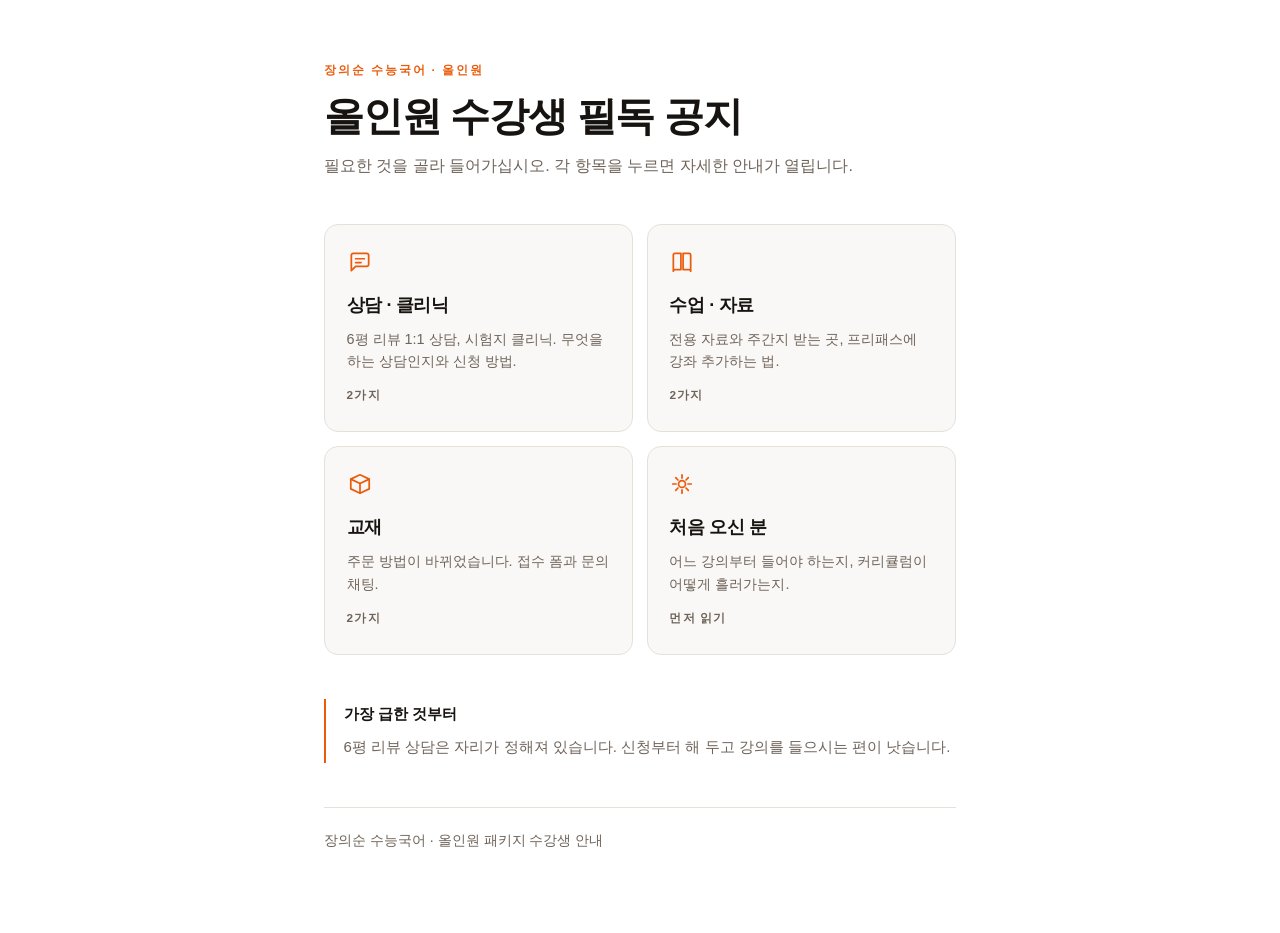
<file: index.html>
<!doctype html>
<html lang="ko">
<head>
<meta charset="utf-8">
<meta name="viewport" content="width=device-width, initial-scale=1">
<title>올인원 수강생 필독 공지 | 장의순 수능국어</title>
<meta name="robots" content="noindex">
<meta name="description" content="상담 신청, 전용 자료, 교재 주문, 강좌 추가까지 한 곳에서.">
<meta property="og:title" content="올인원 수강생 필독 공지">
<meta property="og:description" content="상담 신청, 전용 자료, 교재 주문, 강좌 추가까지 한 곳에서.">
<link rel="stylesheet" href="./assets/style.css">
</head>
<body>
  <div class="wrap">

    <header>
      <div class="eyebrow">장의순 수능국어 · 올인원</div>
      <h1>올인원 수강생 필독 공지</h1>
      <p class="lede">필요한 것을 골라 들어가십시오. 각 항목을 누르면 자세한 안내가 열립니다.</p>
    </header>

    <nav class="hub">

      <a class="tile" href="./consult/">
        <span class="mark" aria-hidden="true">
          <svg width="26" height="26" viewBox="0 0 24 24" fill="none" stroke="currentColor" stroke-width="1.6" stroke-linecap="round" stroke-linejoin="round">
            <path d="M20 14a2 2 0 0 1-2 2H8l-4 4V6a2 2 0 0 1 2-2h12a2 2 0 0 1 2 2z"/>
            <path d="M8 9h8M8 12.5h5"/>
          </svg>
        </span>
        <span class="name">상담 · 클리닉</span>
        <span class="hint">6평 리뷰 1:1 상담, 시험지 클리닉. 무엇을 하는 상담인지와 신청 방법.</span>
        <span class="count">2가지</span>
      </a>

      <a class="tile" href="./class/">
        <span class="mark" aria-hidden="true">
          <svg width="26" height="26" viewBox="0 0 24 24" fill="none" stroke="currentColor" stroke-width="1.6" stroke-linecap="round" stroke-linejoin="round">
            <path d="M4 5.5A1.5 1.5 0 0 1 5.5 4H11v15H5.5A1.5 1.5 0 0 0 4 20.5z"/>
            <path d="M20 5.5A1.5 1.5 0 0 0 18.5 4H13v15h5.5a1.5 1.5 0 0 1 1.5 1.5z"/>
          </svg>
        </span>
        <span class="name">수업 · 자료</span>
        <span class="hint">전용 자료와 주간지 받는 곳, 프리패스에 강좌 추가하는 법.</span>
        <span class="count">2가지</span>
      </a>

      <a class="tile" href="./books/">
        <span class="mark" aria-hidden="true">
          <svg width="26" height="26" viewBox="0 0 24 24" fill="none" stroke="currentColor" stroke-width="1.6" stroke-linecap="round" stroke-linejoin="round">
            <path d="M3.5 7.5 12 3.5l8.5 4-8.5 4z"/>
            <path d="M3.5 7.5v9l8.5 4 8.5-4v-9"/>
            <path d="M12 11.5v9"/>
          </svg>
        </span>
        <span class="name">교재</span>
        <span class="hint">주문 방법이 바뀌었습니다. 접수 폼과 문의 채팅.</span>
        <span class="count">2가지</span>
      </a>

      <a class="tile" href="./start/">
        <span class="mark" aria-hidden="true">
          <svg width="26" height="26" viewBox="0 0 24 24" fill="none" stroke="currentColor" stroke-width="1.6" stroke-linecap="round" stroke-linejoin="round">
            <path d="M12 3.5v3M12 17.5v3M3.5 12h3M17.5 12h3"/>
            <path d="m6.2 6.2 2.1 2.1M15.7 15.7l2.1 2.1M17.8 6.2l-2.1 2.1M8.3 15.7l-2.1 2.1"/>
            <circle cx="12" cy="12" r="3.2"/>
          </svg>
        </span>
        <span class="name">처음 오신 분</span>
        <span class="hint">어느 강의부터 들어야 하는지, 커리큘럼이 어떻게 흘러가는지.</span>
        <span class="count">먼저 읽기</span>
      </a>

    </nav>

    <div class="note">
      <h3>가장 급한 것부터</h3>
      <p>6평 리뷰 상담은 자리가 정해져 있습니다. 신청부터 해 두고 강의를 들으시는 편이 낫습니다.</p>
    </div>

    <footer>장의순 수능국어 · 올인원 패키지 수강생 안내</footer>

  </div>
</body>
</html>
</file>
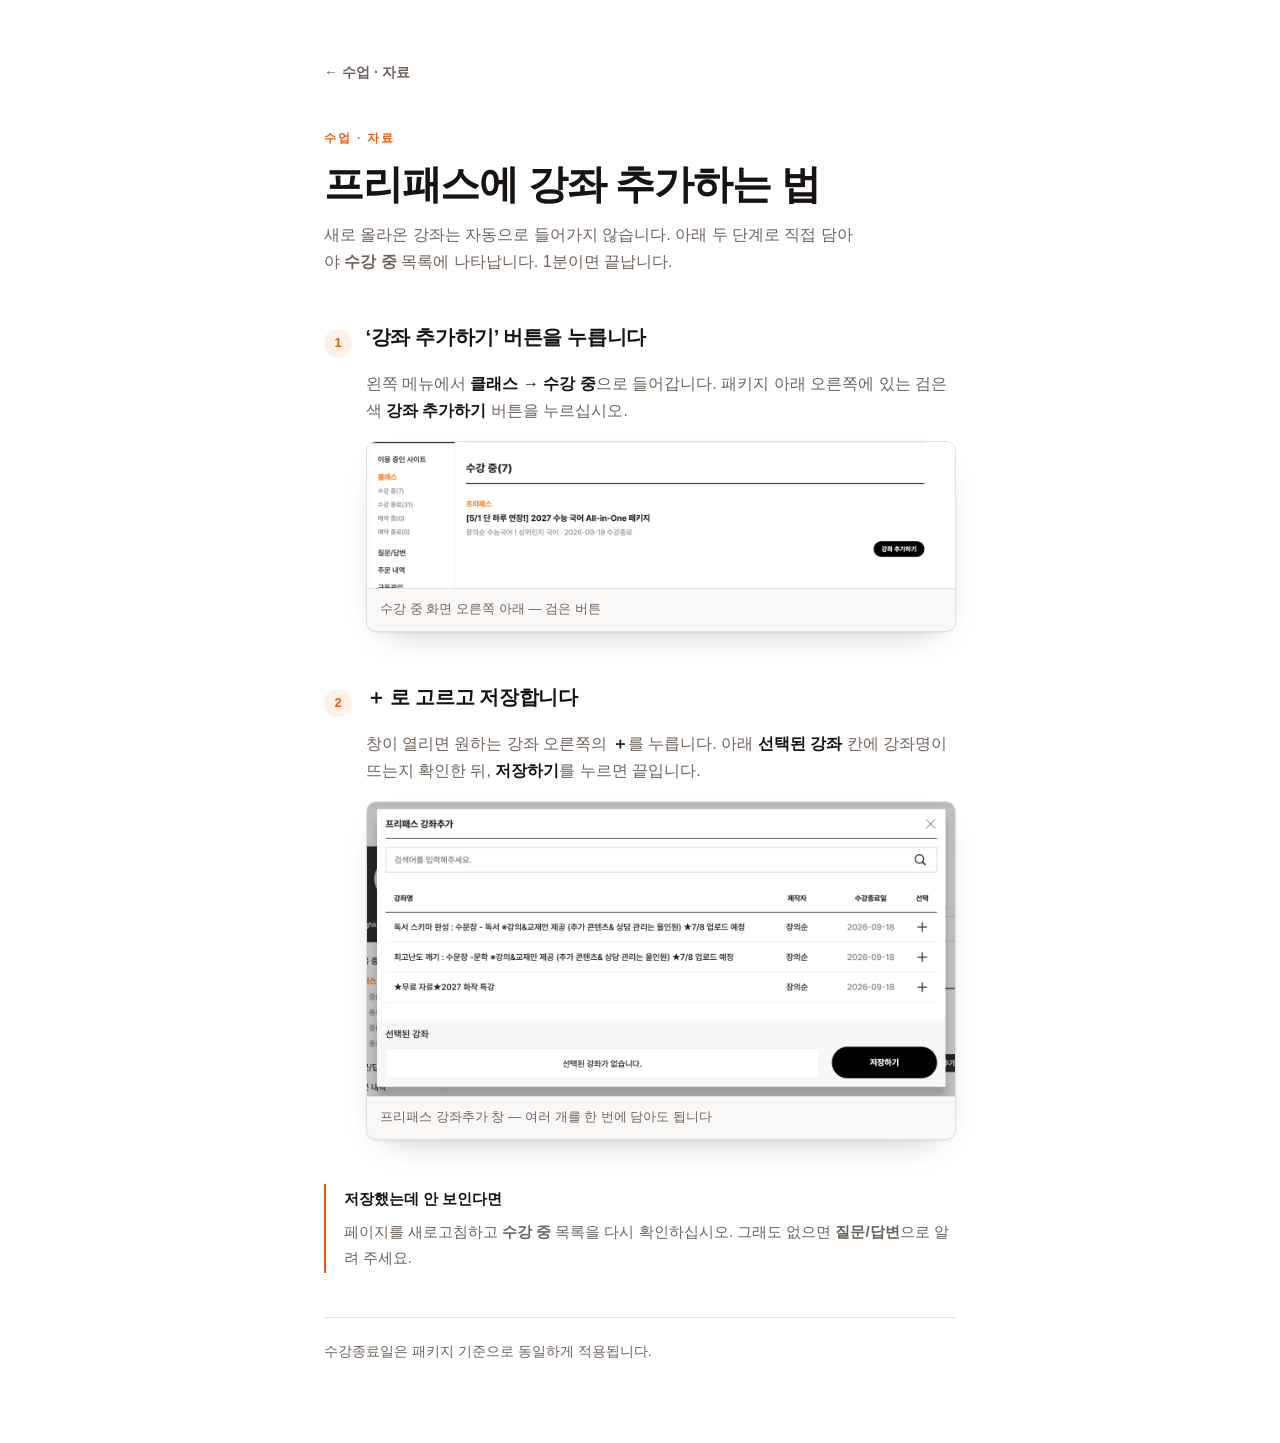
<file: add-course/index.html>
<!doctype html>
<html lang="ko">
<head>
<meta charset="utf-8">
<meta name="viewport" content="width=device-width, initial-scale=1">
<title>강좌 추가하는 법 | 장의순 수능국어</title>
<meta name="robots" content="noindex">
<meta name="description" content="프리패스에 새 강좌를 담는 두 단계 안내.">
<meta property="og:title" content="프리패스에 강좌 추가하는 법">
<meta property="og:description" content="1분이면 끝나는 두 단계 안내">
<link rel="stylesheet" href="../assets/style.css">
<style>
  .step { display: flex; flex-direction: column; gap: 1rem; }
  .step-head { display: flex; align-items: baseline; gap: .85rem; }
  .step-head .num {
    flex: none; width: 1.75rem; height: 1.75rem;
    display: grid; place-items: center; border-radius: 999px;
    background: var(--accent-soft); color: var(--accent);
    font-size: .8rem; font-weight: 700; font-variant-numeric: tabular-nums;
    transform: translateY(.2rem);
  }
  .step h2 { font-size: 1.25rem; font-weight: 700; letter-spacing: -.018em; text-wrap: balance; }
  .step p { color: var(--muted); padding-left: 2.6rem; }
  .step p strong { color: var(--ink); font-weight: 600; }
  .step figure.shot { margin-left: 2.6rem; }
  .stack { display: flex; flex-direction: column; gap: 3rem; }
  @media (max-width: 34rem) {
    .step p, .step figure.shot { margin-left: 0; padding-left: 0; }
  }
</style>
</head>
<body>
  <div class="wrap">

    <a class="back" href="../class/">수업 · 자료</a>

    <header>
      <div class="eyebrow">수업 · 자료</div>
      <h1>프리패스에 강좌 추가하는 법</h1>
      <p class="lede">
        새로 올라온 강좌는 자동으로 들어가지 않습니다. 아래 두 단계로 직접 담아야
        <strong>수강 중</strong> 목록에 나타납니다. 1분이면 끝납니다.
      </p>
    </header>

    <div class="stack">

      <section class="step">
        <div class="step-head">
          <span class="num">1</span>
          <h2>‘강좌 추가하기’ 버튼을 누릅니다</h2>
        </div>
        <p>
          왼쪽 메뉴에서 <strong>클래스 → 수강 중</strong>으로 들어갑니다.
          패키지 아래 오른쪽에 있는 검은색 <strong>강좌 추가하기</strong> 버튼을 누르십시오.
        </p>
        <figure class="shot">
          <img src="[data-uri]" alt="수강 중 목록 오른쪽 아래에 있는 검은색 ‘강좌 추가하기’ 버튼">
          <figcaption>수강 중 화면 오른쪽 아래 — 검은 버튼</figcaption>
        </figure>
      </section>

      <section class="step">
        <div class="step-head">
          <span class="num">2</span>
          <h2>＋ 로 고르고 저장합니다</h2>
        </div>
        <p>
          창이 열리면 원하는 강좌 오른쪽의 <strong>＋</strong>를 누릅니다.
          아래 <strong>선택된 강좌</strong> 칸에 강좌명이 뜨는지 확인한 뒤,
          <strong>저장하기</strong>를 누르면 끝입니다.
        </p>
        <figure class="shot">
          <img src="[data-uri]" alt="프리패스 강좌추가 창. 강좌 목록 오른쪽의 더하기 버튼과 하단 저장하기 버튼">
          <figcaption>프리패스 강좌추가 창 — 여러 개를 한 번에 담아도 됩니다</figcaption>
        </figure>
      </section>

    </div>

    <div class="note">
      <h3>저장했는데 안 보인다면</h3>
      <p>
        페이지를 새로고침하고 <strong>수강 중</strong> 목록을 다시 확인하십시오.
        그래도 없으면 <strong>질문/답변</strong>으로 알려 주세요.
      </p>
    </div>

    <footer>수강종료일은 패키지 기준으로 동일하게 적용됩니다.</footer>

  </div>
</body>
</html>
</file>
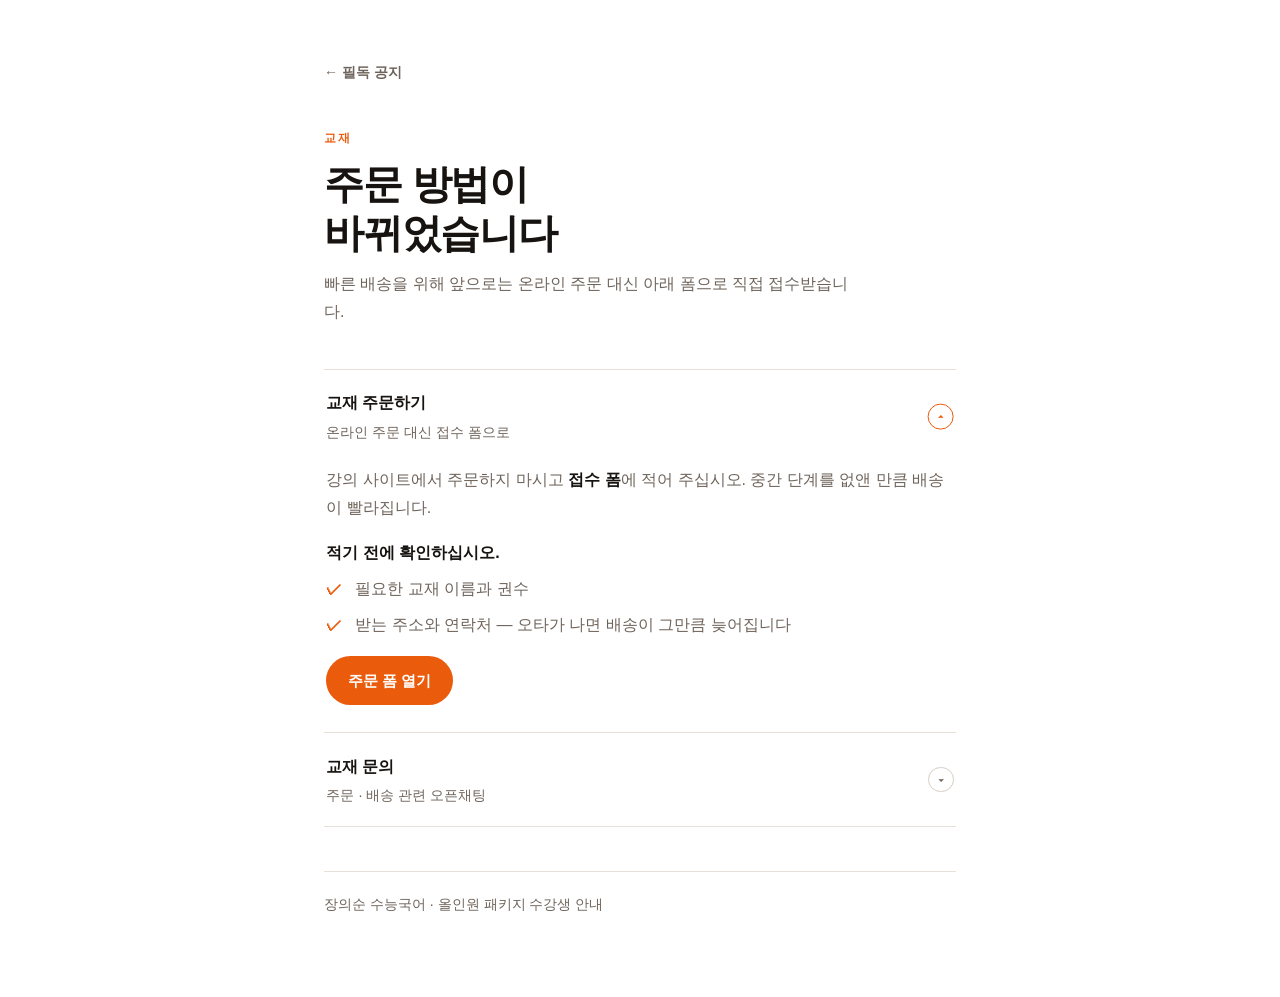
<file: books/index.html>
<!doctype html>
<html lang="ko">
<head>
<meta charset="utf-8">
<meta name="viewport" content="width=device-width, initial-scale=1">
<title>교재 | 장의순 수능국어</title>
<meta name="robots" content="noindex">
<meta name="description" content="교재 주문 방법이 바뀌었습니다. 접수 폼과 문의 채팅 안내.">
<link rel="stylesheet" href="../assets/style.css">
</head>
<body>
  <div class="wrap">

    <a class="back" href="../">필독 공지</a>

    <header>
      <div class="eyebrow">교재</div>
      <h1>주문 방법이<br>바뀌었습니다</h1>
      <p class="lede">빠른 배송을 위해 앞으로는 온라인 주문 대신 아래 폼으로 직접 접수받습니다.</p>
    </header>

    <div class="acc-list">

      <details class="acc" open>
        <summary>
          <span class="title">교재 주문하기</span>
          <span class="chev" aria-hidden="true">▾</span>
          <span class="sub">온라인 주문 대신 접수 폼으로</span>
        </summary>
        <div class="acc-body">
          <p>
            강의 사이트에서 주문하지 마시고 <strong>접수 폼</strong>에 적어 주십시오.
            중간 단계를 없앤 만큼 배송이 빨라집니다.
          </p>
          <div>
            <p><strong>적기 전에 확인하십시오.</strong></p>
            <ul class="checks" style="margin-top:.55rem">
              <li>필요한 교재 이름과 권수</li>
              <li>받는 주소와 연락처 — 오타가 나면 배송이 그만큼 늦어집니다</li>
            </ul>
          </div>
          <a class="btn" href="https://docs.google.com/forms/d/e/1FAIpQLSdZGG7KJLqNq7u9Z283XV1Jd8VkesAXW1IjnWoMHFxzt0jbwA/viewform" target="_blank" rel="noopener">주문 폼 열기</a>
        </div>
      </details>

      <details class="acc">
        <summary>
          <span class="title">교재 문의</span>
          <span class="chev" aria-hidden="true">▾</span>
          <span class="sub">주문 · 배송 관련 오픈채팅</span>
        </summary>
        <div class="acc-body">
          <p>
            주문이 들어갔는지, 언제 오는지, 어떤 교재를 사야 하는지 같은 것은 이 방에서 물어보십시오.
            공부 내용이나 시험지 상담은 <a href="../consult/">상담 · 클리닉</a> 쪽입니다. 방이 다릅니다.
          </p>
          <a class="btn" href="https://open.kakao.com/o/sycEBRCi" target="_blank" rel="noopener">교재 문의 채팅 열기</a>
        </div>
      </details>

    </div>

    <footer>장의순 수능국어 · 올인원 패키지 수강생 안내</footer>

  </div>
</body>
</html>
</file>
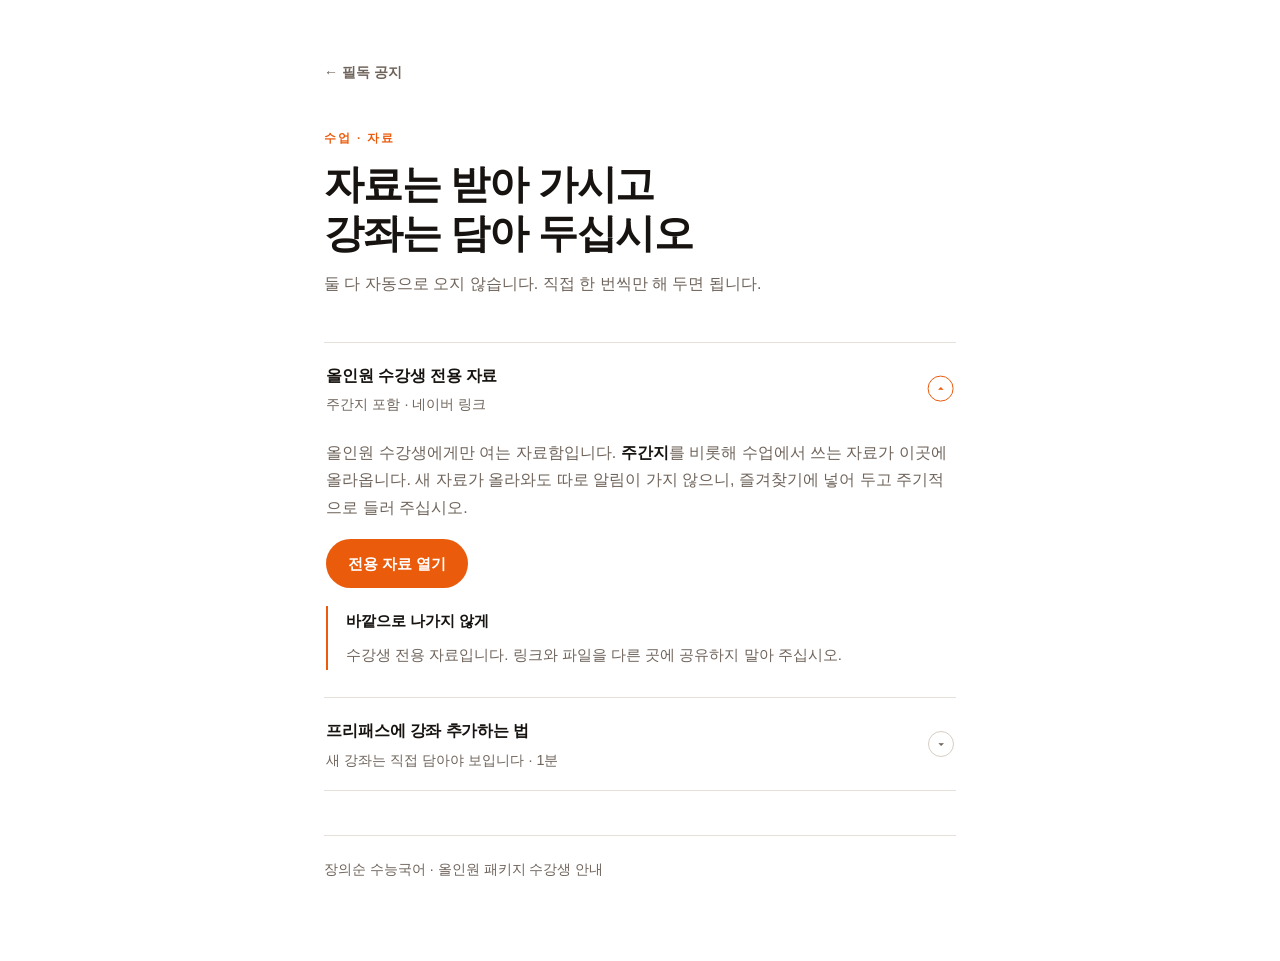
<file: class/index.html>
<!doctype html>
<html lang="ko">
<head>
<meta charset="utf-8">
<meta name="viewport" content="width=device-width, initial-scale=1">
<title>수업 · 자료 | 장의순 수능국어</title>
<meta name="robots" content="noindex">
<meta name="description" content="올인원 전용 자료 받는 곳과 프리패스에 강좌 추가하는 법.">
<link rel="stylesheet" href="../assets/style.css">
</head>
<body>
  <div class="wrap">

    <a class="back" href="../">필독 공지</a>

    <header>
      <div class="eyebrow">수업 · 자료</div>
      <h1>자료는 받아 가시고<br>강좌는 담아 두십시오</h1>
      <p class="lede">둘 다 자동으로 오지 않습니다. 직접 한 번씩만 해 두면 됩니다.</p>
    </header>

    <div class="acc-list">

      <details class="acc" open>
        <summary>
          <span class="title">올인원 수강생 전용 자료</span>
          <span class="chev" aria-hidden="true">▾</span>
          <span class="sub">주간지 포함 · 네이버 링크</span>
        </summary>
        <div class="acc-body">
          <p>
            올인원 수강생에게만 여는 자료함입니다.
            <strong>주간지</strong>를 비롯해 수업에서 쓰는 자료가 이곳에 올라옵니다.
            새 자료가 올라와도 따로 알림이 가지 않으니, 즐겨찾기에 넣어 두고 주기적으로 들러 주십시오.
          </p>
          <a class="btn" href="https://naver.me/xjYJj9du" target="_blank" rel="noopener">전용 자료 열기</a>
          <div class="note">
            <h3>바깥으로 나가지 않게</h3>
            <p>수강생 전용 자료입니다. 링크와 파일을 다른 곳에 공유하지 말아 주십시오.</p>
          </div>
        </div>
      </details>

      <details class="acc">
        <summary>
          <span class="title">프리패스에 강좌 추가하는 법</span>
          <span class="chev" aria-hidden="true">▾</span>
          <span class="sub">새 강좌는 직접 담아야 보입니다 · 1분</span>
        </summary>
        <div class="acc-body">
          <p>
            새로 올라온 강좌는 프리패스에 자동으로 들어가지 않습니다.
            <strong>수강 중</strong> 화면에서 <strong>강좌 추가하기</strong>를 누르고,
            원하는 강좌 옆의 <strong>＋</strong>를 눌러 저장하면 끝입니다.
            화면 그림과 함께 보시려면 아래로 들어가십시오.
          </p>
          <a class="btn ghost" href="../add-course/">그림으로 보기</a>
        </div>
      </details>

    </div>

    <footer>장의순 수능국어 · 올인원 패키지 수강생 안내</footer>

  </div>
</body>
</html>
</file>
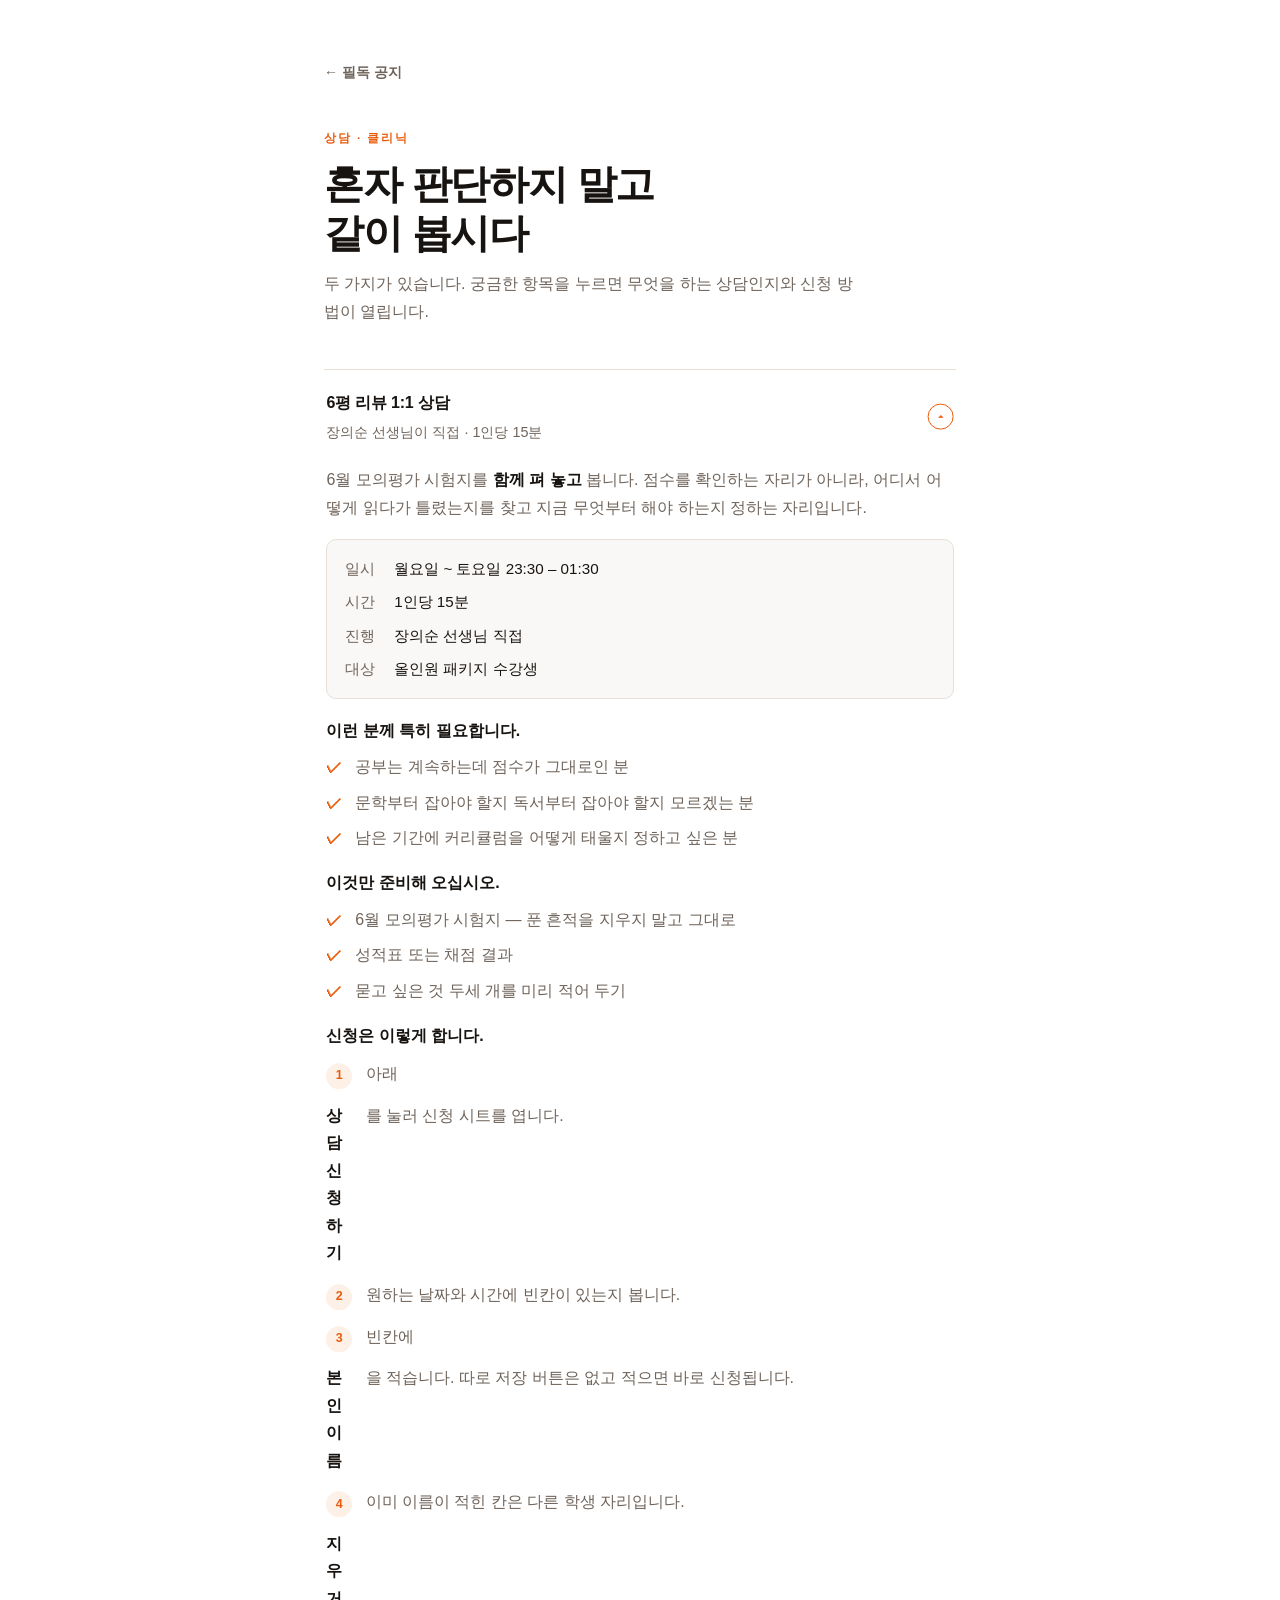
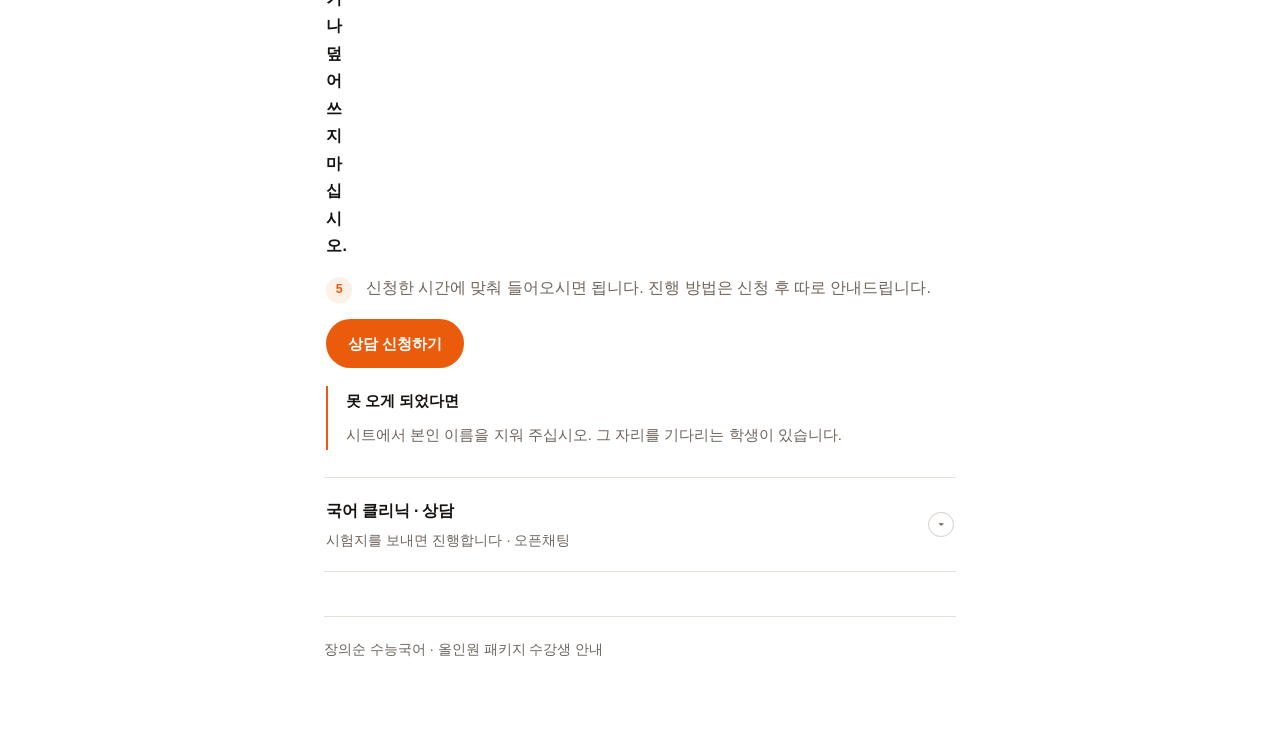
<file: consult/index.html>
<!doctype html>
<html lang="ko">
<head>
<meta charset="utf-8">
<meta name="viewport" content="width=device-width, initial-scale=1">
<title>상담 · 클리닉 | 장의순 수능국어</title>
<meta name="robots" content="noindex">
<meta name="description" content="6평 리뷰 1:1 상담과 국어 클리닉 신청 방법.">
<link rel="stylesheet" href="../assets/style.css">
</head>
<body>
  <div class="wrap">

    <a class="back" href="../">필독 공지</a>

    <header>
      <div class="eyebrow">상담 · 클리닉</div>
      <h1>혼자 판단하지 말고<br>같이 봅시다</h1>
      <p class="lede">두 가지가 있습니다. 궁금한 항목을 누르면 무엇을 하는 상담인지와 신청 방법이 열립니다.</p>
    </header>

    <div class="acc-list">

      <details class="acc" open>
        <summary>
          <span class="title">6평 리뷰 1:1 상담</span>
          <span class="chev" aria-hidden="true">▾</span>
          <span class="sub">장의순 선생님이 직접 · 1인당 15분</span>
        </summary>
        <div class="acc-body">

          <p>
            6월 모의평가 시험지를 <strong>함께 펴 놓고</strong> 봅니다.
            점수를 확인하는 자리가 아니라, 어디서 어떻게 읽다가 틀렸는지를 찾고
            지금 무엇부터 해야 하는지 정하는 자리입니다.
          </p>

          <dl class="facts">
            <dt>일시</dt><dd>월요일 ~ 토요일 23:30 – 01:30</dd>
            <dt>시간</dt><dd>1인당 15분</dd>
            <dt>진행</dt><dd>장의순 선생님 직접</dd>
            <dt>대상</dt><dd>올인원 패키지 수강생</dd>
          </dl>

          <div>
            <p><strong>이런 분께 특히 필요합니다.</strong></p>
            <ul class="checks" style="margin-top:.55rem">
              <li>공부는 계속하는데 점수가 그대로인 분</li>
              <li>문학부터 잡아야 할지 독서부터 잡아야 할지 모르겠는 분</li>
              <li>남은 기간에 커리큘럼을 어떻게 태울지 정하고 싶은 분</li>
            </ul>
          </div>

          <div>
            <p><strong>이것만 준비해 오십시오.</strong></p>
            <ul class="checks" style="margin-top:.55rem">
              <li>6월 모의평가 시험지 — 푼 흔적을 지우지 말고 그대로</li>
              <li>성적표 또는 채점 결과</li>
              <li>묻고 싶은 것 두세 개를 미리 적어 두기</li>
            </ul>
          </div>

          <div>
            <p><strong>신청은 이렇게 합니다.</strong></p>
            <ol class="steps" style="margin-top:.7rem">
              <li>아래 <b>상담 신청하기</b>를 눌러 신청 시트를 엽니다.</li>
              <li>원하는 날짜와 시간에 빈칸이 있는지 봅니다.</li>
              <li>빈칸에 <b>본인 이름</b>을 적습니다. 따로 저장 버튼은 없고 적으면 바로 신청됩니다.</li>
              <li>이미 이름이 적힌 칸은 다른 학생 자리입니다. <b>지우거나 덮어쓰지 마십시오.</b></li>
              <li>신청한 시간에 맞춰 들어오시면 됩니다. 진행 방법은 신청 후 따로 안내드립니다.</li>
            </ol>
          </div>

          <a class="btn" href="https://docs.google.com/spreadsheets/d/1Rv5taTVBZGKV3mvLDieI04fApogchhBUBjXWl4GNG7U/edit?usp=sharing" target="_blank" rel="noopener">상담 신청하기</a>

          <div class="note">
            <h3>못 오게 되었다면</h3>
            <p>시트에서 본인 이름을 지워 주십시오. 그 자리를 기다리는 학생이 있습니다.</p>
          </div>

        </div>
      </details>

      <details class="acc">
        <summary>
          <span class="title">국어 클리닉 · 상담</span>
          <span class="chev" aria-hidden="true">▾</span>
          <span class="sub">시험지를 보내면 진행합니다 · 오픈채팅</span>
        </summary>
        <div class="acc-body">

          <p>
            6평 리뷰와 별개로 상시 진행합니다.
            푼 시험지를 보내 주시면 <strong>틀린 문제가 아니라 읽은 방식</strong>을 놓고 이야기합니다.
            모의고사든 학교 시험지든 상관없습니다.
          </p>

          <div>
            <p><strong>신청은 이렇게 합니다.</strong></p>
            <ol class="steps" style="margin-top:.7rem">
              <li>아래 버튼으로 클리닉 오픈채팅에 들어갑니다.</li>
              <li>단체방이 아니라 <b>개인 채팅</b>으로 말을 걸어 주십시오.</li>
              <li>푼 시험지를 사진으로 찍어 보냅니다. 채점한 상태 그대로가 좋습니다.</li>
              <li>확인 후 클리닉을 진행합니다.</li>
            </ol>
          </div>

          <a class="btn" href="https://open.kakao.com/o/sfxsJpri" target="_blank" rel="noopener">클리닉 오픈채팅 열기</a>

          <div class="note">
            <h3>교재 문의는 다른 방입니다</h3>
            <p>주문이나 배송 문의는 <a href="../books/">교재</a> 쪽 채팅으로 가셔야 빠릅니다.</p>
          </div>

        </div>
      </details>

    </div>

    <footer>장의순 수능국어 · 올인원 패키지 수강생 안내</footer>

  </div>
</body>
</html>
</file>
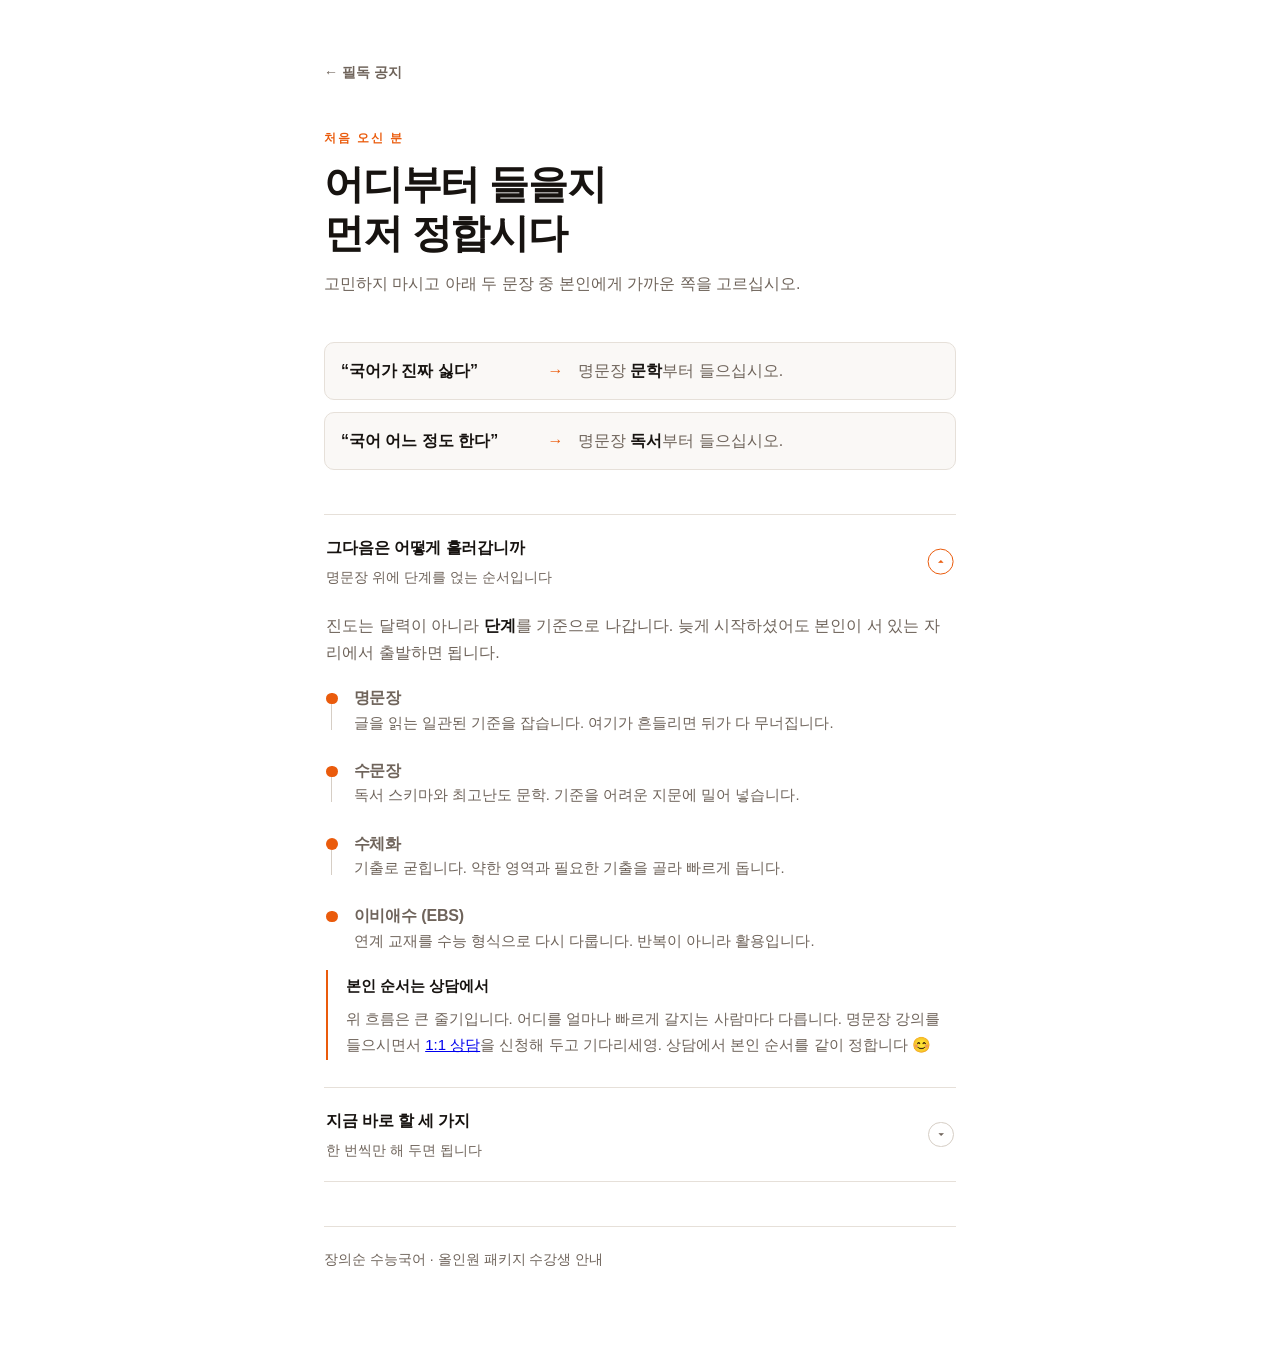
<file: start/index.html>
<!doctype html>
<html lang="ko">
<head>
<meta charset="utf-8">
<meta name="viewport" content="width=device-width, initial-scale=1">
<title>처음 오신 분 | 장의순 수능국어</title>
<meta name="robots" content="noindex">
<meta name="description" content="어느 강의부터 들어야 하는지, 커리큘럼이 어떻게 흘러가는지.">
<link rel="stylesheet" href="../assets/style.css">
</head>
<body>
  <div class="wrap">

    <a class="back" href="../">필독 공지</a>

    <header>
      <div class="eyebrow">처음 오신 분</div>
      <h1>어디부터 들을지<br>먼저 정합시다</h1>
      <p class="lede">고민하지 마시고 아래 두 문장 중 본인에게 가까운 쪽을 고르십시오.</p>
    </header>

    <div class="fork">
      <div class="fork-row">
        <span class="quote">“국어가 진짜 싫다”</span>
        <span class="arrow">→</span>
        <span class="answer">명문장 <b>문학</b>부터 들으십시오.</span>
      </div>
      <div class="fork-row">
        <span class="quote">“국어 어느 정도 한다”</span>
        <span class="arrow">→</span>
        <span class="answer">명문장 <b>독서</b>부터 들으십시오.</span>
      </div>
    </div>

    <div class="acc-list">

      <details class="acc" open>
        <summary>
          <span class="title">그다음은 어떻게 흘러갑니까</span>
          <span class="chev" aria-hidden="true">▾</span>
          <span class="sub">명문장 위에 단계를 얹는 순서입니다</span>
        </summary>
        <div class="acc-body">

          <p>
            진도는 달력이 아니라 <strong>단계</strong>를 기준으로 나갑니다.
            늦게 시작하셨어도 본인이 서 있는 자리에서 출발하면 됩니다.
          </p>

          <div class="flow">
            <div class="flow-step">
              <div class="flow-rail"><div class="flow-dot"></div><div class="flow-line"></div></div>
              <div class="flow-text">
                <div class="flow-name">명문장</div>
                <div class="flow-desc">글을 읽는 일관된 기준을 잡습니다. 여기가 흔들리면 뒤가 다 무너집니다.</div>
              </div>
            </div>
            <div class="flow-step">
              <div class="flow-rail"><div class="flow-dot"></div><div class="flow-line"></div></div>
              <div class="flow-text">
                <div class="flow-name">수문장</div>
                <div class="flow-desc">독서 스키마와 최고난도 문학. 기준을 어려운 지문에 밀어 넣습니다.</div>
              </div>
            </div>
            <div class="flow-step">
              <div class="flow-rail"><div class="flow-dot"></div><div class="flow-line"></div></div>
              <div class="flow-text">
                <div class="flow-name">수체화</div>
                <div class="flow-desc">기출로 굳힙니다. 약한 영역과 필요한 기출을 골라 빠르게 돕니다.</div>
              </div>
            </div>
            <div class="flow-step">
              <div class="flow-rail"><div class="flow-dot"></div></div>
              <div class="flow-text">
                <div class="flow-name">이비애수 (EBS)</div>
                <div class="flow-desc">연계 교재를 수능 형식으로 다시 다룹니다. 반복이 아니라 활용입니다.</div>
              </div>
            </div>
          </div>

          <div class="note">
            <h3>본인 순서는 상담에서</h3>
            <p>
              위 흐름은 큰 줄기입니다. 어디를 얼마나 빠르게 갈지는 사람마다 다릅니다.
              명문장 강의를 들으시면서 <a href="../consult/">1:1 상담</a>을 신청해 두고 기다리세영.
              상담에서 본인 순서를 같이 정합니다 😊
            </p>
          </div>

        </div>
      </details>

      <details class="acc">
        <summary>
          <span class="title">지금 바로 할 세 가지</span>
          <span class="chev" aria-hidden="true">▾</span>
          <span class="sub">한 번씩만 해 두면 됩니다</span>
        </summary>
        <div class="acc-body">
          <ol class="steps">
            <li><a href="../consult/">1:1 상담</a>을 신청해 둡니다. 자리가 정해져 있으니 먼저 잡아 두십시오.</li>
            <li><a href="../class/">전용 자료</a>를 열어 즐겨찾기에 넣습니다. 주간지가 여기로 올라옵니다.</li>
            <li><a href="../books/">교재</a>를 접수 폼으로 주문합니다. 배송에 시간이 걸립니다.</li>
          </ol>
          <p>그리고 명문장부터 들으시면 됩니다.</p>
        </div>
      </details>

    </div>

    <footer>장의순 수능국어 · 올인원 패키지 수강생 안내</footer>

  </div>
</body>
</html>
</file>
<file: assets/style.css>
*, *::before, *::after { box-sizing: border-box; margin: 0; padding: 0; }
img { max-width: 100%; }
html { -webkit-text-size-adjust: 100%; }
ul, ol { list-style: none; }
summary::-webkit-details-marker { display: none; }

:root {
  --ground: #ffffff;
  --raise: #faf8f6;
  --ink: #171310;
  --muted: #6f645b;
  --line: #e6e0d9;
  --line-strong: #d6cec5;
  --accent: #ea5b0c;
  --accent-soft: #fdf0e6;
  --shadow: 0 1px 2px rgba(23,19,16,.05), 0 14px 34px -22px rgba(23,19,16,.4);
}
@media (prefers-color-scheme: dark) {
  :root {
    --ground: #141110;
    --raise: #1d1917;
    --ink: #f2ede8;
    --muted: #a39890;
    --line: #322c28;
    --line-strong: #453d37;
    --accent: #ff7a2f;
    --accent-soft: #2a1c12;
    --shadow: 0 1px 2px rgba(0,0,0,.4), 0 14px 34px -22px rgba(0,0,0,.9);
  }
}

body {
  background: var(--ground);
  color: var(--ink);
  font-family: -apple-system, BlinkMacSystemFont, "Apple SD Gothic Neo",
    "Pretendard", "Malgun Gothic", "Noto Sans KR", sans-serif;
  line-height: 1.72;
  -webkit-font-smoothing: antialiased;
}
:focus-visible { outline: 2px solid var(--accent); outline-offset: 3px; border-radius: 4px; }

.wrap {
  max-width: 42rem;
  margin: 0 auto;
  padding: clamp(2rem, 6vw, 3.75rem) 1.25rem 5rem;
  display: flex;
  flex-direction: column;
  gap: 2.75rem;
}

/* ── 헤더 ── */
.back {
  align-self: flex-start;
  font-size: .88rem; font-weight: 600;
  color: var(--muted); text-decoration: none;
}
.back:hover { color: var(--accent); }
.back::before { content: "← "; }

header { display: flex; flex-direction: column; gap: .7rem; }
.eyebrow { font-size: .74rem; font-weight: 700; letter-spacing: .16em; color: var(--accent); }
h1 {
  font-size: clamp(1.8rem, 5.4vw, 2.5rem);
  font-weight: 800; letter-spacing: -.03em; line-height: 1.24;
  text-wrap: balance;
}
.lede { color: var(--muted); max-width: 34em; }

/* ── 카테고리 카드 (홈) ── */
.hub { display: grid; grid-template-columns: repeat(2, 1fr); gap: .85rem; }
@media (max-width: 32rem) { .hub { grid-template-columns: 1fr; } }
.tile {
  display: flex; flex-direction: column; gap: .45rem;
  padding: 1.5rem 1.35rem 1.6rem;
  background: var(--raise);
  border: 1px solid var(--line);
  border-radius: 14px;
  text-decoration: none; color: inherit;
  transition: border-color .15s ease, transform .15s ease;
}
.tile:hover { border-color: var(--accent); transform: translateY(-2px); }
.tile .mark { color: var(--accent); }
.tile .mark svg { display: block; }
.tile .name { font-size: 1.12rem; font-weight: 750; letter-spacing: -.02em; margin-top: .5rem; }
.tile .hint { color: var(--muted); font-size: .9rem; line-height: 1.55; }
.tile .count {
  margin-top: .35rem; font-size: .74rem; font-weight: 700;
  letter-spacing: .1em; color: var(--muted);
}

/* ── 아코디언 (카테고리 안 항목) ── */
.acc-list { display: flex; flex-direction: column; }
.acc { border-top: 1px solid var(--line); }
.acc-list .acc:last-child { border-bottom: 1px solid var(--line); }
.acc > summary {
  display: grid;
  grid-template-columns: 1fr auto;
  align-items: center;
  gap: .3rem 1rem;
  padding: 1.2rem .15rem;
  cursor: pointer;
  list-style: none;
}
.acc > summary .title { font-weight: 650; letter-spacing: -.012em; }
.acc > summary .sub { grid-column: 1; color: var(--muted); font-size: .9rem; line-height: 1.5; }
.acc > summary .chev {
  grid-row: 1 / span 2; grid-column: 2;
  width: 1.6rem; height: 1.6rem;
  display: grid; place-items: center;
  border: 1px solid var(--line-strong); border-radius: 999px;
  color: var(--muted); font-size: .8rem;
  transition: transform .18s ease, color .15s ease, border-color .15s ease;
}
.acc[open] > summary .chev { transform: rotate(180deg); color: var(--accent); border-color: var(--accent); }
.acc > summary:hover .title { color: var(--accent); }
.acc-body {
  display: flex; flex-direction: column; gap: 1.1rem;
  padding: .25rem .15rem 1.7rem;
  color: var(--muted);
}
.acc-body p strong, .acc-body b { color: var(--ink); font-weight: 600; }

/* ── 정보 표 ── */
dl.facts {
  display: grid; grid-template-columns: auto 1fr; gap: .45rem 1.2rem;
  font-size: .95rem;
  padding: 1rem 1.1rem;
  background: var(--raise); border: 1px solid var(--line); border-radius: 10px;
}
dl.facts dt { color: var(--muted); white-space: nowrap; }
dl.facts dd { color: var(--ink); font-variant-numeric: tabular-nums; }

/* ── 버튼 ── */
.btn {
  align-self: flex-start;
  background: var(--accent); color: #fff;
  text-decoration: none; font-weight: 700; font-size: .95rem;
  padding: .72rem 1.35rem; border-radius: 999px;
}
.btn:hover { filter: brightness(1.08); }
.btn.ghost {
  background: transparent; color: var(--ink);
  border: 1px solid var(--line-strong);
}
.btn.ghost:hover { border-color: var(--accent); color: var(--accent); filter: none; }
.btn-row { display: flex; flex-wrap: wrap; gap: .6rem; }

/* ── 번호 단계 ── */
ol.steps { display: flex; flex-direction: column; gap: .9rem; counter-reset: s; }
ol.steps li {
  display: grid; grid-template-columns: 1.6rem 1fr; gap: .85rem;
  align-items: start;
  counter-increment: s;
}
ol.steps li::before {
  content: counter(s);
  width: 1.6rem; height: 1.6rem;
  display: grid; place-items: center;
  border-radius: 999px;
  background: var(--accent-soft); color: var(--accent);
  font-size: .78rem; font-weight: 700; font-variant-numeric: tabular-nums;
  transform: translateY(.2rem);
}

/* ── 준비물 체크 ── */
ul.checks { display: flex; flex-direction: column; gap: .5rem; }
ul.checks li { display: grid; grid-template-columns: 1.1rem 1fr; gap: .7rem; align-items: baseline; }
ul.checks li::before { content: "✓"; color: var(--accent); font-weight: 700; }

/* ── 스크린샷 ── */
figure.shot {
  border: 1px solid var(--line); border-radius: 10px;
  background: var(--raise); overflow: hidden; box-shadow: var(--shadow);
}
figure.shot img { display: block; width: 100%; height: auto; }
figure.shot figcaption {
  padding: .6rem .85rem; border-top: 1px solid var(--line);
  font-size: .82rem; color: var(--muted);
}

/* ── 커리큘럼 흐름 ── */
.flow { display: flex; flex-direction: column; gap: 0; }
.flow-step {
  display: grid; grid-template-columns: auto 1fr; gap: 0 1rem;
  align-items: start;
}
.flow-rail { display: flex; flex-direction: column; align-items: center; }
.flow-dot {
  width: .7rem; height: .7rem; border-radius: 999px;
  background: var(--accent); margin-top: .55rem;
}
.flow-line { flex: 1; width: 1px; background: var(--line-strong); min-height: 1.6rem; }
.flow-step:last-child .flow-line { display: none; }
.flow-text { padding-bottom: 1.4rem; }
.flow-step:last-child .flow-text { padding-bottom: 0; }
.flow-name { font-weight: 650; letter-spacing: -.01em; }
.flow-desc { color: var(--muted); font-size: .92rem; line-height: 1.55; }

/* ── 갈림길 ── */
.fork { display: flex; flex-direction: column; gap: .75rem; }
.fork-row {
  display: grid; grid-template-columns: 12rem auto 1fr; gap: .9rem;
  align-items: baseline;
  padding: .9rem 1rem;
  border: 1px solid var(--line); border-radius: 10px; background: var(--raise);
}
.fork-row .quote { font-weight: 600; }
.fork-row .arrow { color: var(--accent); font-weight: 700; }
.fork-row .answer { color: var(--muted); }
.fork-row .answer b { color: var(--ink); }
@media (max-width: 32rem) {
  .fork-row { grid-template-columns: 1fr; gap: .1rem; }
  .fork-row .arrow { display: none; }
}

/* ── 알림 ── */
.note {
  border-left: 2px solid var(--accent);
  padding: .15rem 0 .15rem 1.1rem;
  display: flex; flex-direction: column; gap: .45rem;
}
.note h3 { font-size: .95rem; font-weight: 700; color: var(--ink); }
.note p { color: var(--muted); font-size: .94rem; }

footer {
  border-top: 1px solid var(--line);
  padding-top: 1.3rem;
  color: var(--muted);
  font-size: .88rem;
}
</file>
